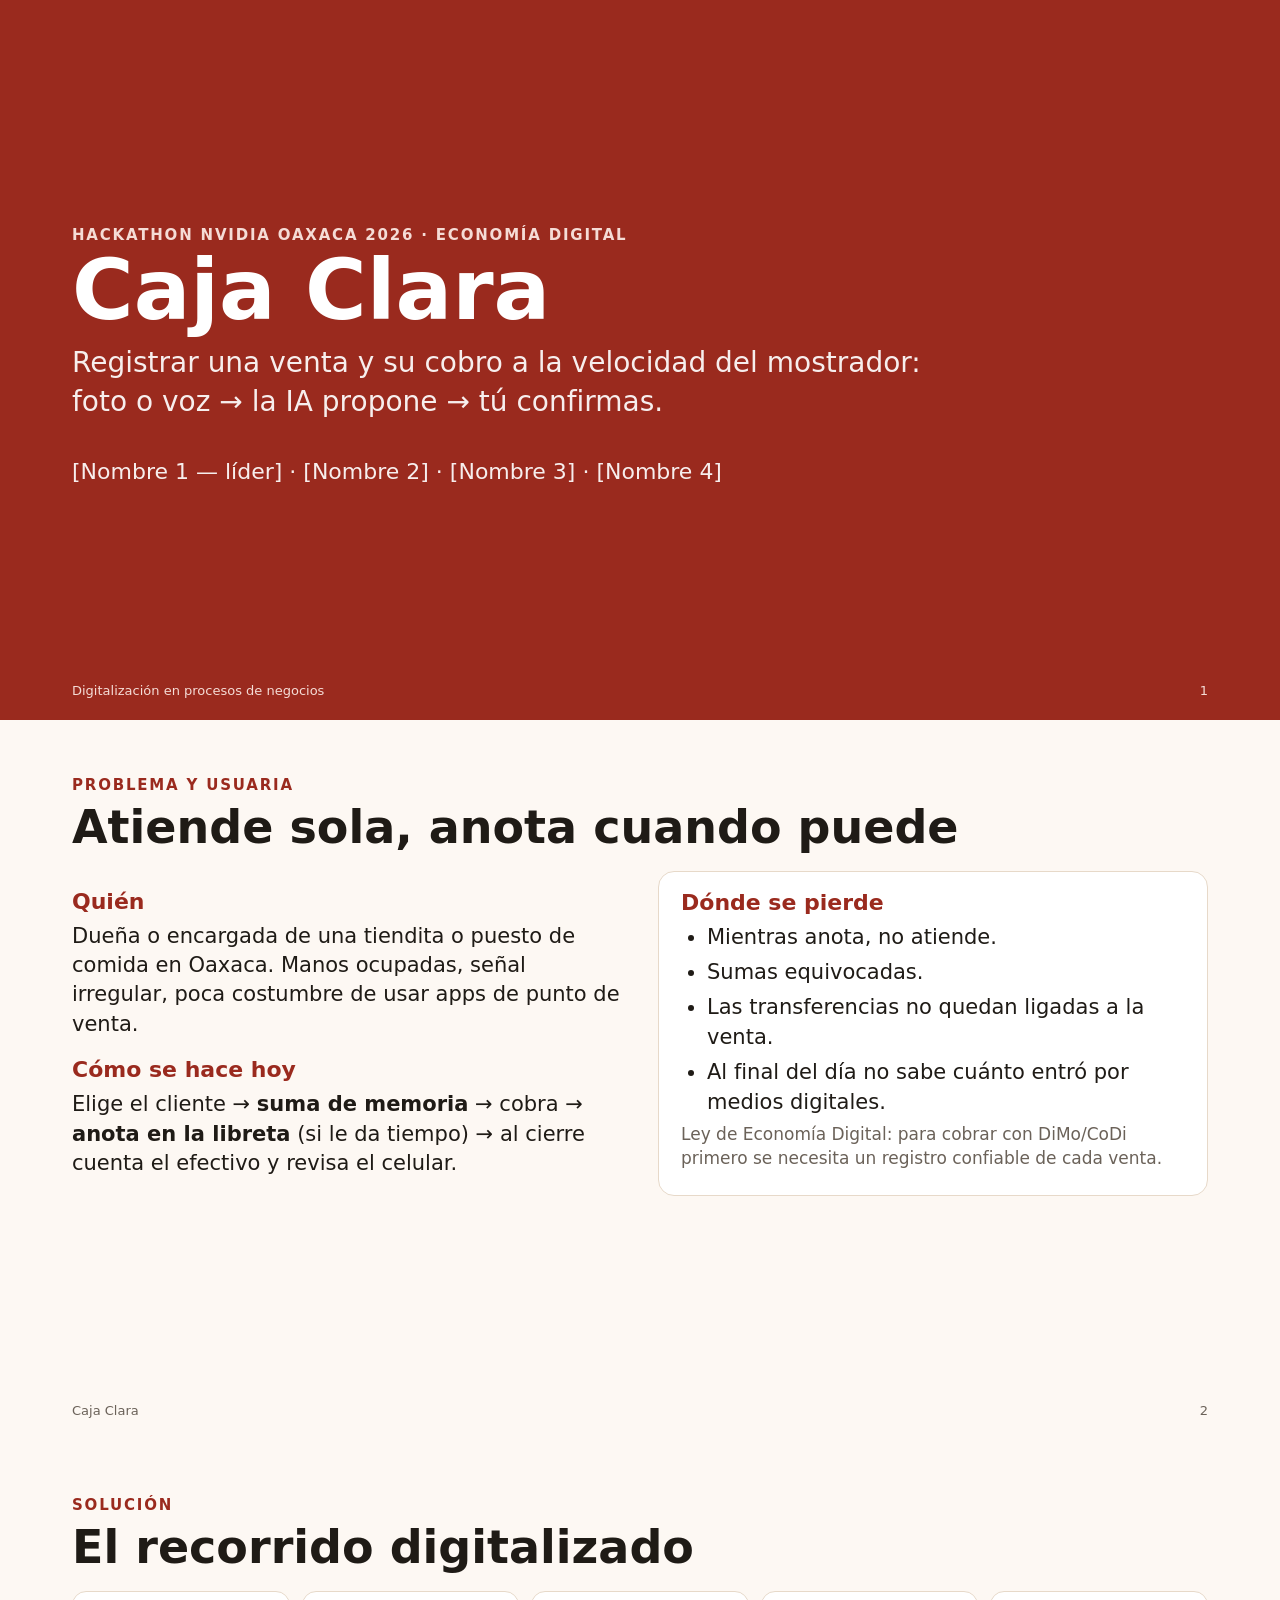
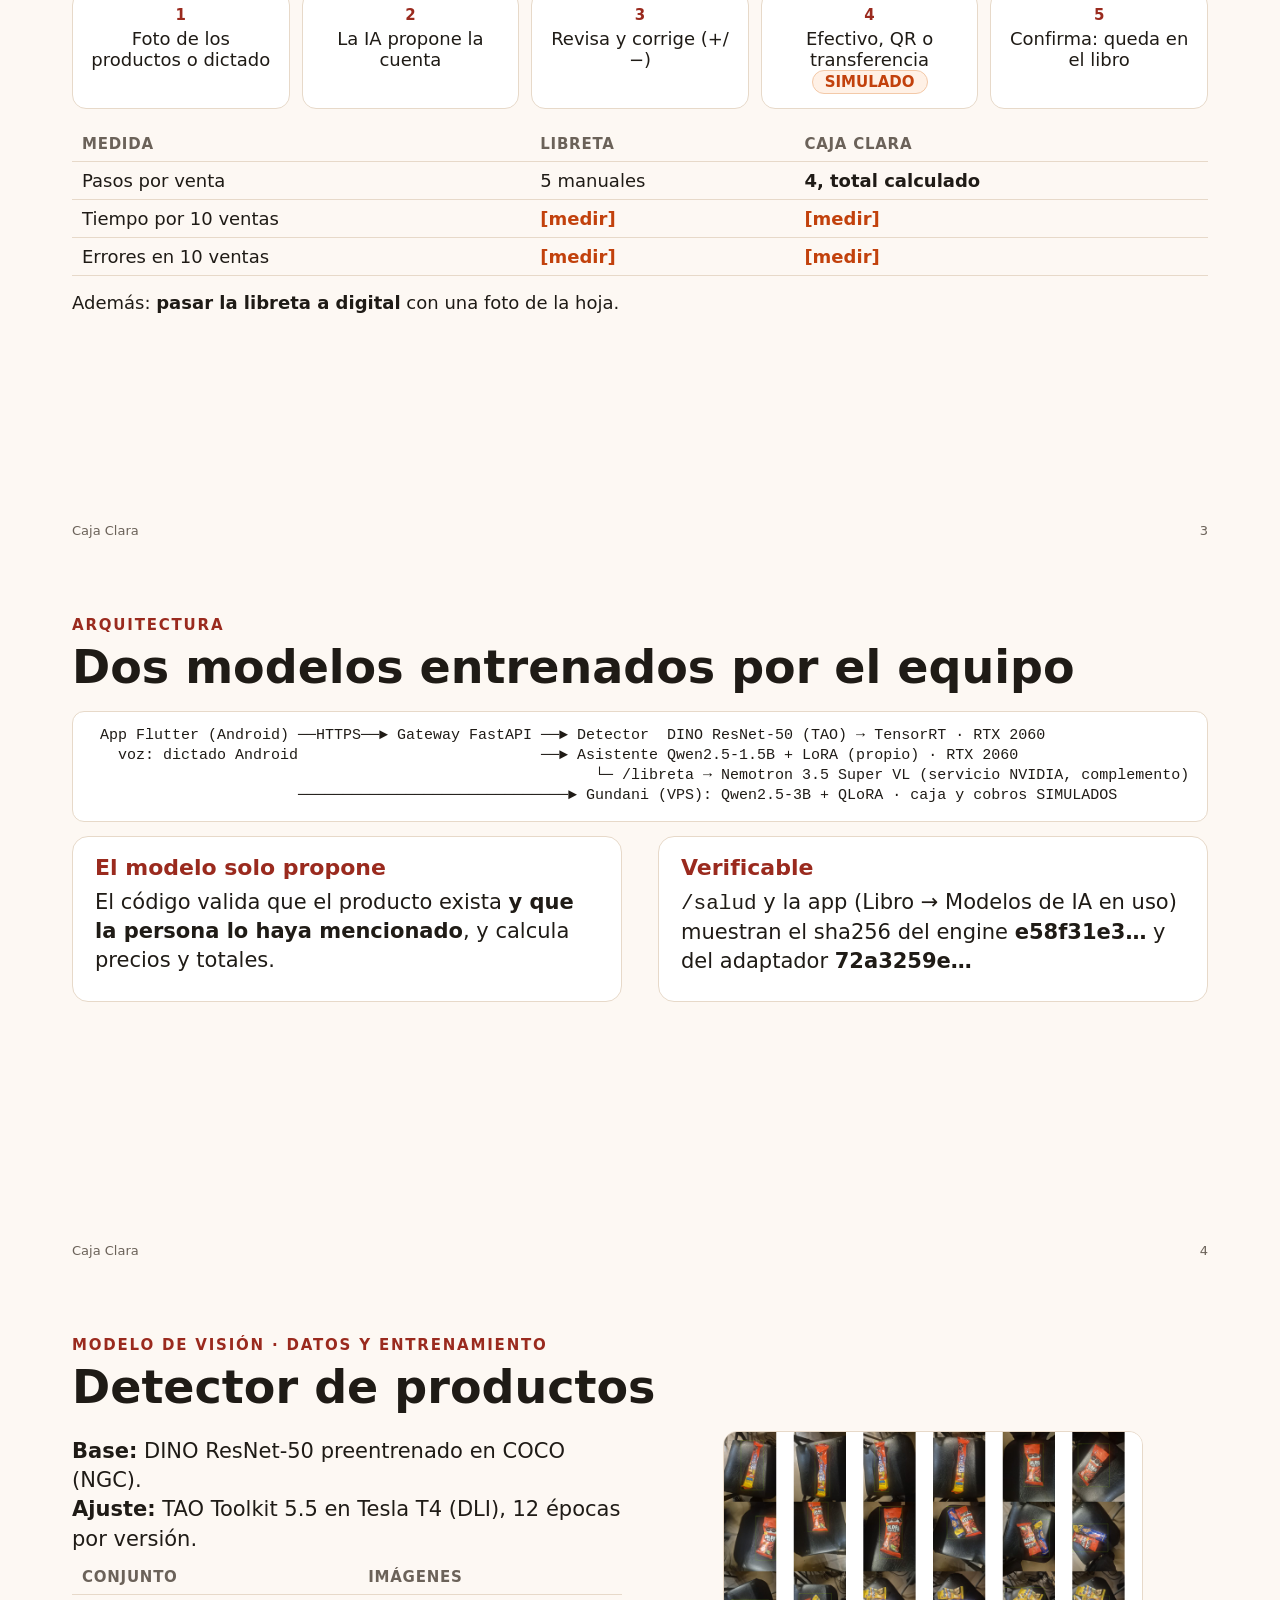
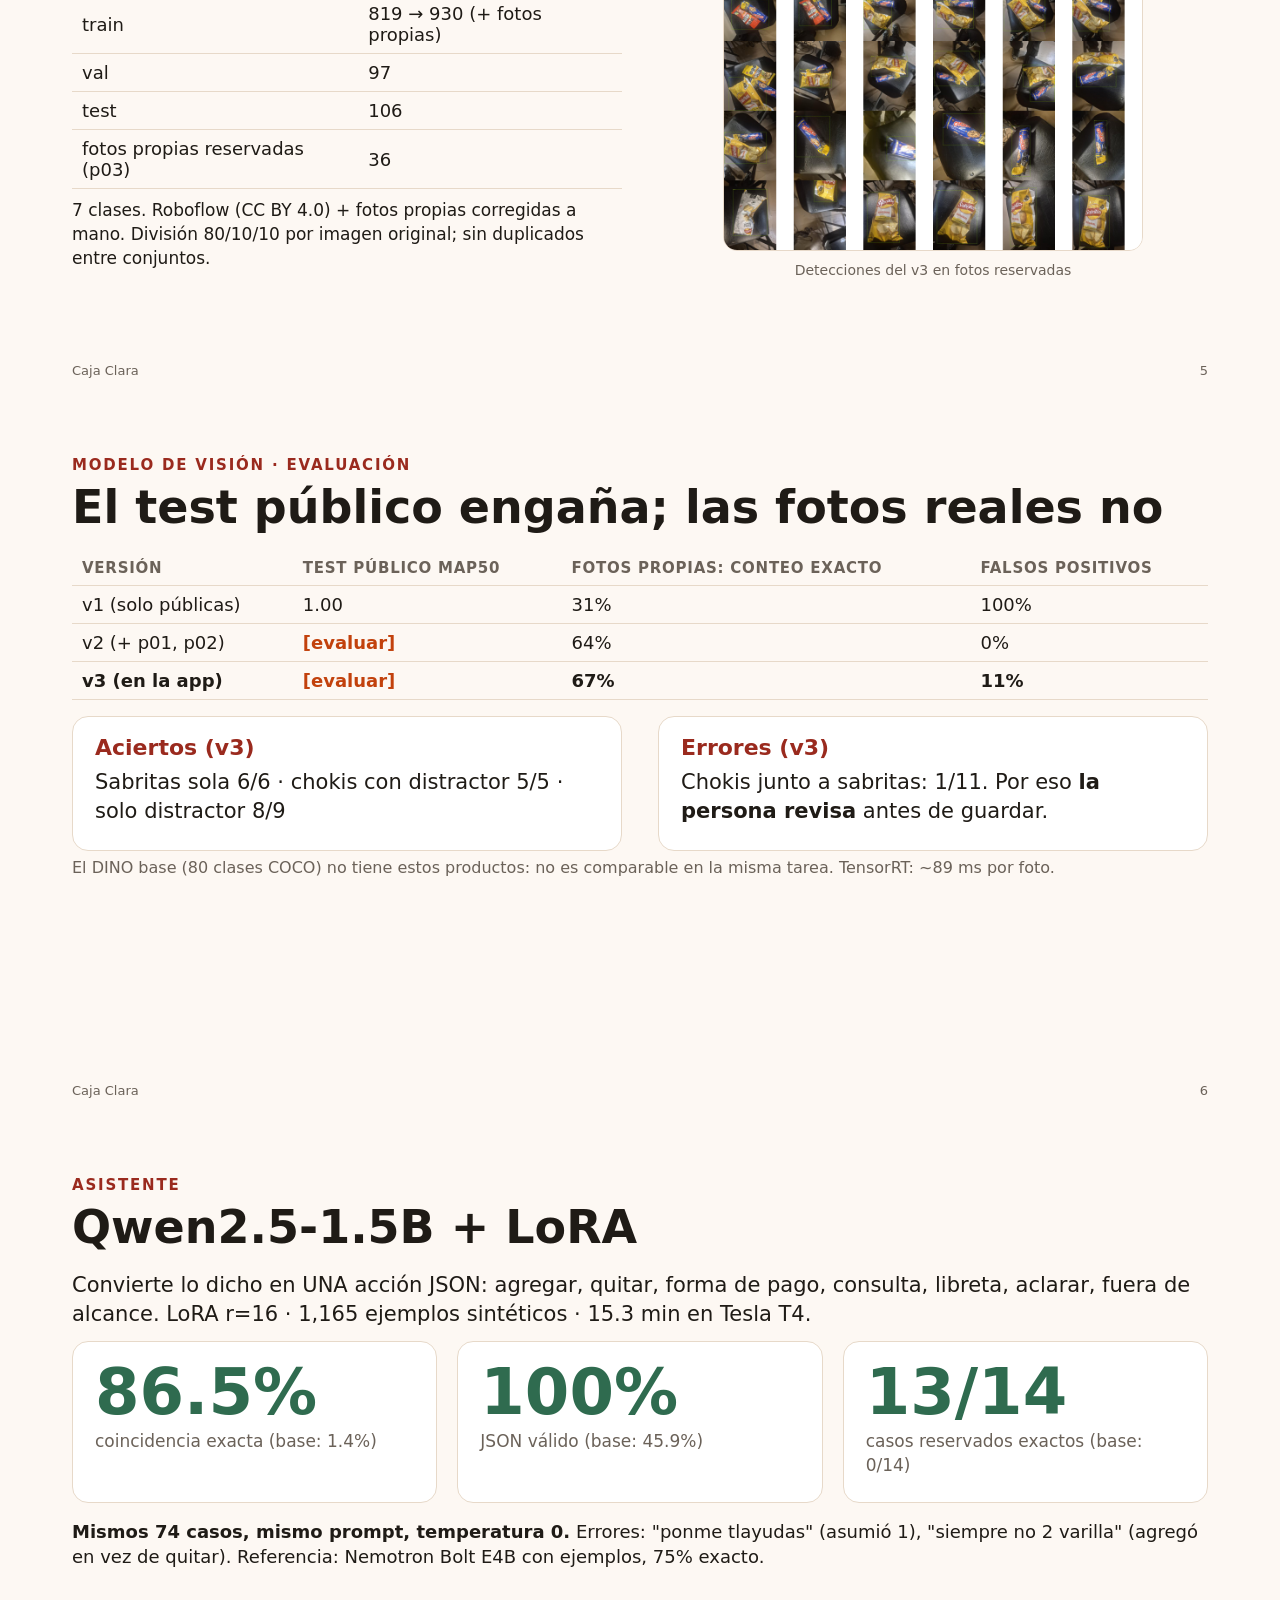
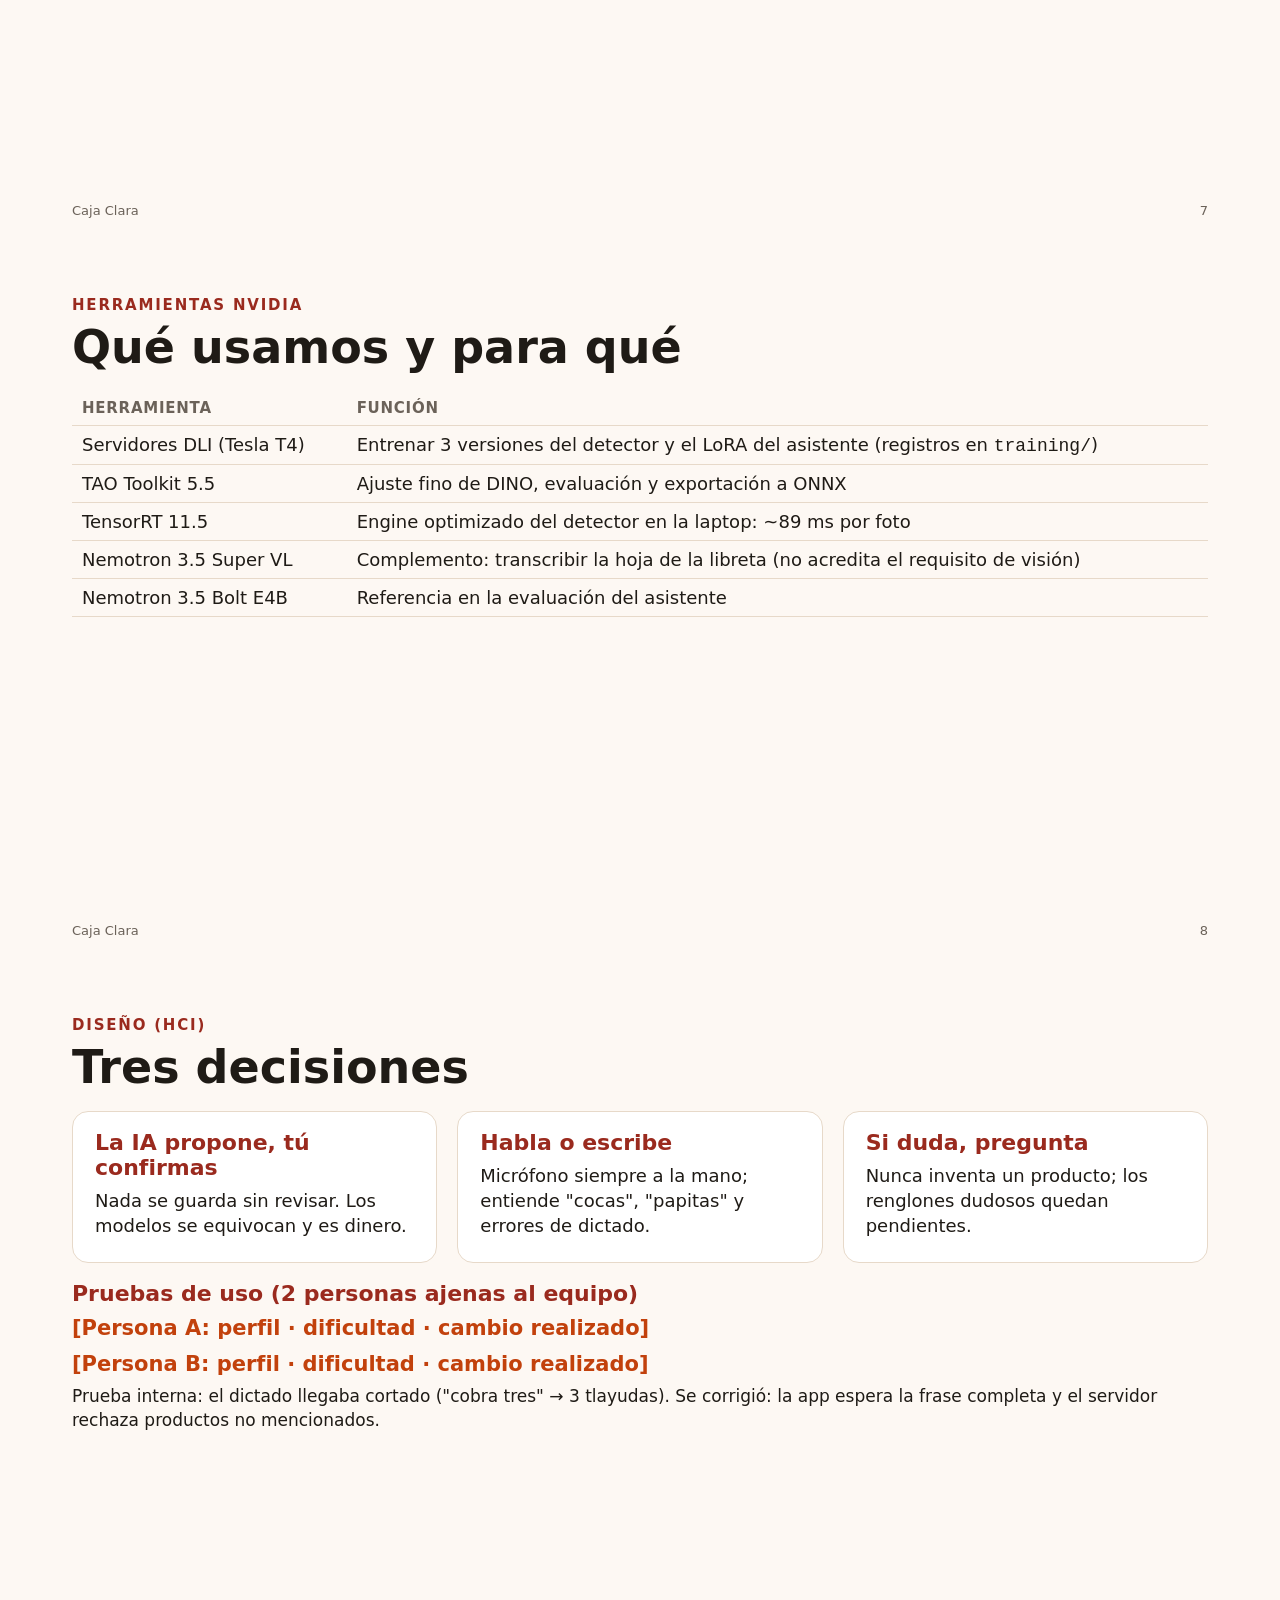
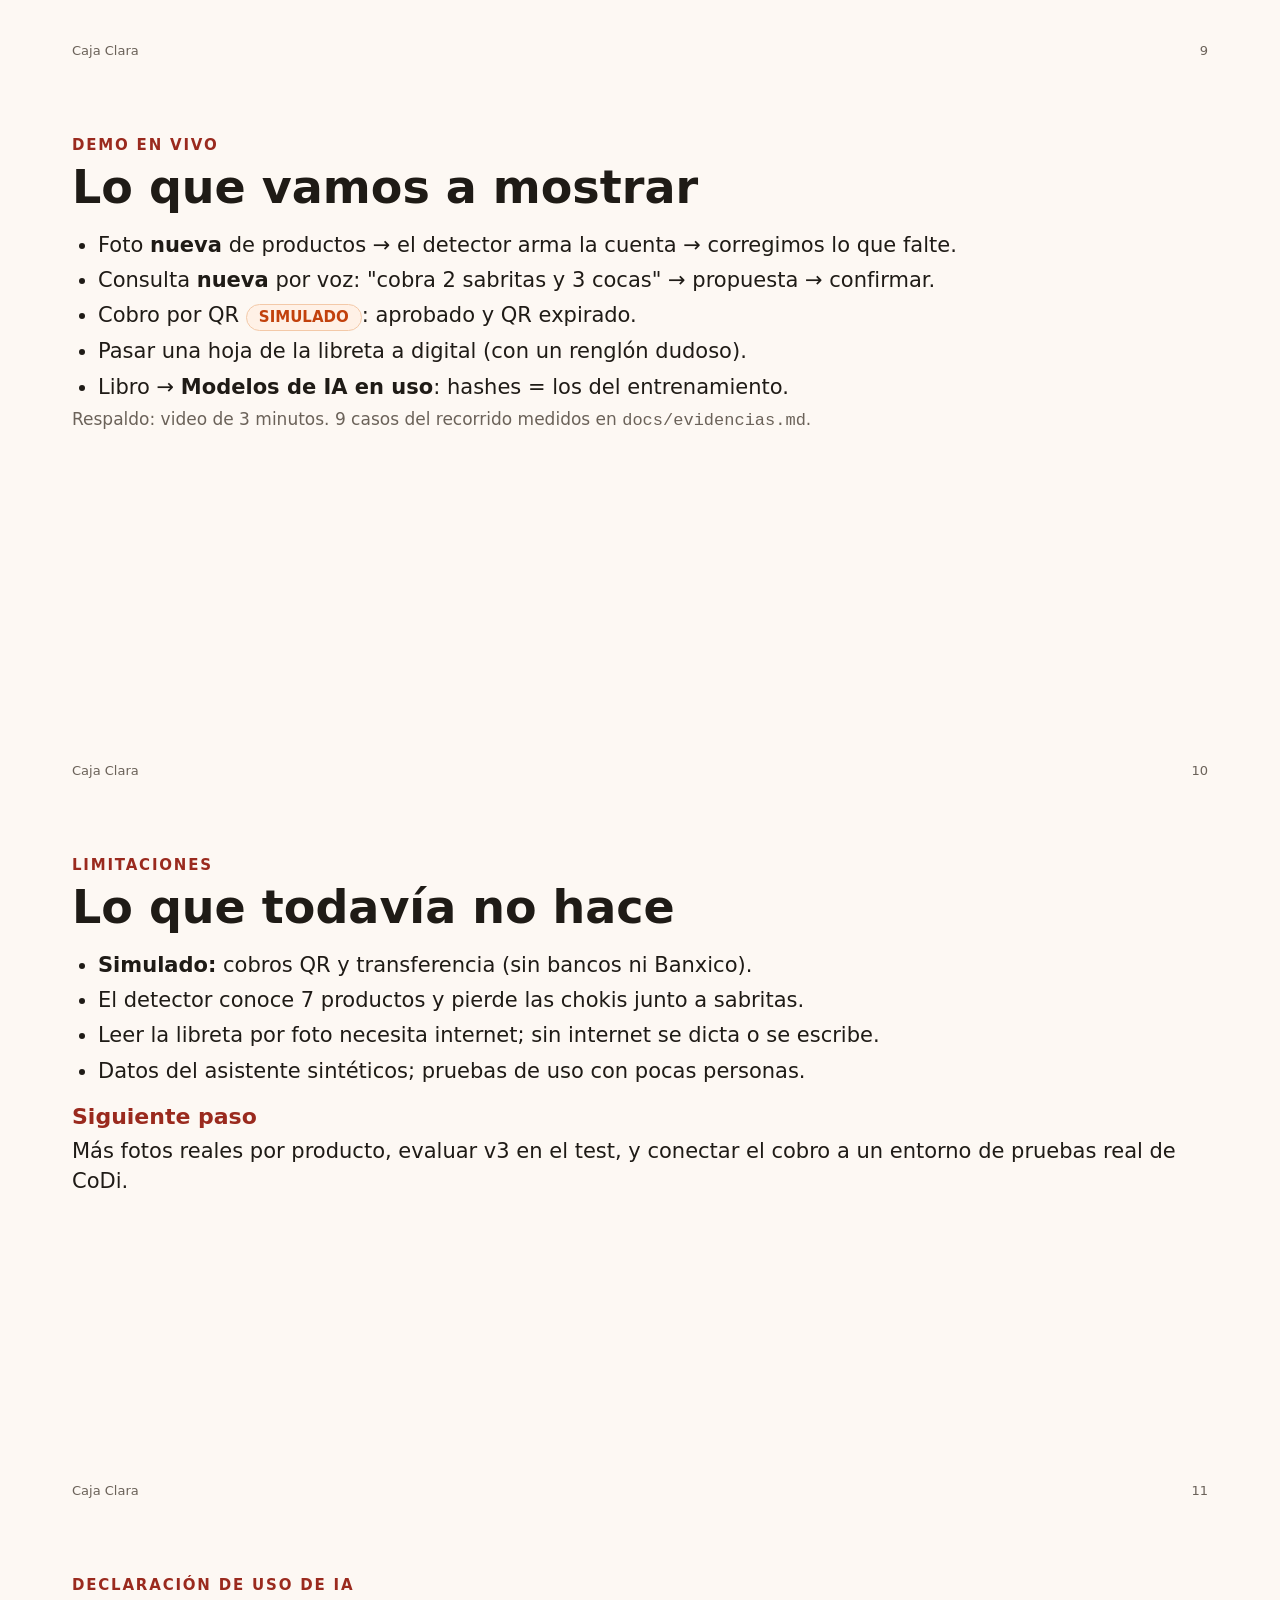
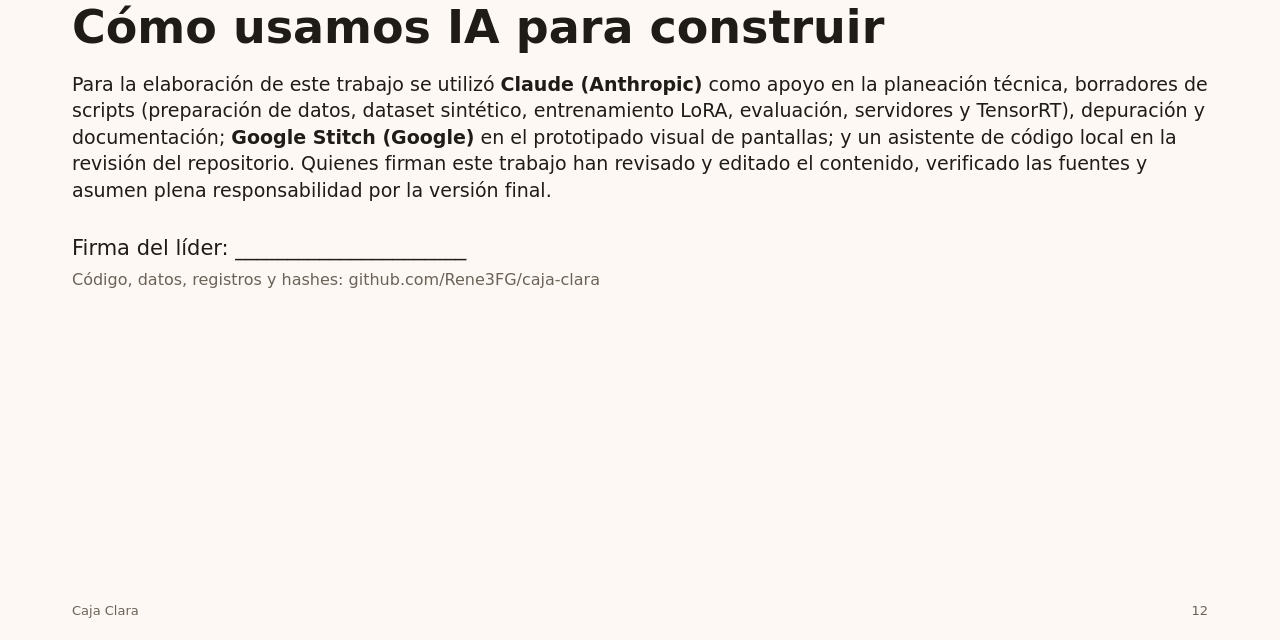
<file: docs/presentacion/presentacion.html>
<!doctype html>
<html lang="es">
<head>
<meta charset="utf-8">
<title>Caja Clara — Presentación</title>
<style>
  @page { size: 1280px 720px; margin: 0; }
  :root { --grana:#9a2a1e; --maguey:#2f6b4f; --tinta:#1f1b16; --piedra:#6b6259; --papel:#fdf8f3; --borde:#e7d9c9; --ambar:#c2410c; }
  * { box-sizing: border-box; }
  body { margin:0; font-family:"DejaVu Sans", Arial, sans-serif; color:var(--tinta); }
  .s { width:1280px; height:720px; padding:56px 72px; background:var(--papel); page-break-after:always; position:relative; overflow:hidden; }
  .s:last-child { page-break-after:auto; }
  .tag { font-size:15px; letter-spacing:.12em; text-transform:uppercase; color:var(--grana); font-weight:700; }
  h1 { font-size:46px; margin:8px 0 18px; line-height:1.1; }
  h2 { font-size:22px; margin:18px 0 8px; color:var(--grana); }
  p, li { font-size:21px; line-height:1.4; margin:6px 0; }
  ul { padding-left:26px; margin:6px 0; }
  .pie { position:absolute; bottom:22px; left:72px; right:72px; font-size:13px; color:var(--piedra); display:flex; justify-content:space-between; }
  .cols { display:grid; grid-template-columns:1fr 1fr; gap:36px; }
  .card { background:#fff; border:1px solid var(--borde); border-radius:16px; padding:18px 22px; }
  table { border-collapse:collapse; width:100%; font-size:18px; }
  th, td { border-bottom:1px solid var(--borde); padding:8px 10px; text-align:left; }
  th { color:var(--piedra); font-weight:700; font-size:15px; text-transform:uppercase; letter-spacing:.05em; }
  td.n { font-weight:700; }
  .big { font-size:64px; font-weight:800; color:var(--maguey); line-height:1; }
  .kpi { display:grid; grid-template-columns:repeat(3,1fr); gap:20px; margin-top:12px; }
  .kpi .card p { font-size:17px; color:var(--piedra); }
  .flujo { display:flex; gap:12px; align-items:stretch; margin:18px 0; }
  .flujo div { flex:1; background:#fff; border:1px solid var(--borde); border-radius:14px; padding:14px; font-size:18px; text-align:center; }
  .flujo div b { display:block; color:var(--grana); font-size:15px; margin-bottom:4px; }
  .sim { display:inline-block; background:#fff1e6; color:var(--ambar); border:1px solid #f3c9a8; border-radius:999px; padding:2px 12px; font-size:15px; font-weight:700; }
  .pend { color:var(--ambar); font-weight:700; }
  .portada { background:var(--grana); color:#fff; display:flex; flex-direction:column; justify-content:center; }
  .portada h1 { font-size:84px; margin:0; }
  .portada p { font-size:28px; opacity:.92; }
  .portada .pie { color:#f5dcd6; }
  pre { font-size:15px; background:#fff; border:1px solid var(--borde); border-radius:12px; padding:14px 18px; line-height:1.35; margin:8px 0; }
  img.mos { width:420px; height:420px; object-fit:cover; border-radius:14px; border:1px solid var(--borde); }
</style>
</head>
<body>

<section class="s portada">
  <div class="tag" style="color:#f5dcd6">Hackathon NVIDIA Oaxaca 2026 · Economía Digital</div>
  <h1>Caja Clara</h1>
  <p>Registrar una venta y su cobro a la velocidad del mostrador:<br>foto o voz → la IA propone → tú confirmas.</p>
  <p style="font-size:22px;margin-top:30px">[Nombre 1 — líder] · [Nombre 2] · [Nombre 3] · [Nombre 4]</p>
  <div class="pie"><span>Digitalización en procesos de negocios</span><span>1</span></div>
</section>

<section class="s">
  <div class="tag">Problema y usuaria</div>
  <h1>Atiende sola, anota cuando puede</h1>
  <div class="cols">
    <div>
      <h2>Quién</h2>
      <p>Dueña o encargada de una tiendita o puesto de comida en Oaxaca. Manos ocupadas, señal irregular, poca costumbre de usar apps de punto de venta.</p>
      <h2>Cómo se hace hoy</h2>
      <p>Elige el cliente → <b>suma de memoria</b> → cobra → <b>anota en la libreta</b> (si le da tiempo) → al cierre cuenta el efectivo y revisa el celular.</p>
    </div>
    <div class="card">
      <h2 style="margin-top:0">Dónde se pierde</h2>
      <ul>
        <li>Mientras anota, no atiende.</li>
        <li>Sumas equivocadas.</li>
        <li>Las transferencias no quedan ligadas a la venta.</li>
        <li>Al final del día no sabe cuánto entró por medios digitales.</li>
      </ul>
      <p style="font-size:17px;color:var(--piedra)">Ley de Economía Digital: para cobrar con DiMo/CoDi primero se necesita un registro confiable de cada venta.</p>
    </div>
  </div>
  <div class="pie"><span>Caja Clara</span><span>2</span></div>
</section>

<section class="s">
  <div class="tag">Solución</div>
  <h1>El recorrido digitalizado</h1>
  <div class="flujo">
    <div><b>1</b>Foto de los productos o dictado</div>
    <div><b>2</b>La IA propone la cuenta</div>
    <div><b>3</b>Revisa y corrige (+/−)</div>
    <div><b>4</b>Efectivo, QR o transferencia <span class="sim">SIMULADO</span></div>
    <div><b>5</b>Confirma: queda en el libro</div>
  </div>
  <table>
    <tr><th>Medida</th><th>Libreta</th><th>Caja Clara</th></tr>
    <tr><td>Pasos por venta</td><td>5 manuales</td><td class="n">4, total calculado</td></tr>
    <tr><td>Tiempo por 10 ventas</td><td class="pend">[medir]</td><td class="pend">[medir]</td></tr>
    <tr><td>Errores en 10 ventas</td><td class="pend">[medir]</td><td class="pend">[medir]</td></tr>
  </table>
  <p style="font-size:18px;margin-top:14px">Además: <b>pasar la libreta a digital</b> con una foto de la hoja.</p>
  <div class="pie"><span>Caja Clara</span><span>3</span></div>
</section>

<section class="s">
  <div class="tag">Arquitectura</div>
  <h1>Dos modelos entrenados por el equipo</h1>
<pre>
 App Flutter (Android) ──HTTPS──► Gateway FastAPI ──► Detector  DINO ResNet-50 (TAO) → TensorRT · RTX 2060
   voz: dictado Android                           ──► Asistente Qwen2.5-1.5B + LoRA (propio) · RTX 2060
                                                        └─ /libreta → Nemotron 3.5 Super VL (servicio NVIDIA, complemento)
                       ──────────────────────────────► Gundani (VPS): Qwen2.5-3B + QLoRA · caja y cobros SIMULADOS
</pre>
  <div class="cols" style="margin-top:14px">
    <div class="card"><h2 style="margin-top:0">El modelo solo propone</h2><p>El código valida que el producto exista <b>y que la persona lo haya mencionado</b>, y calcula precios y totales.</p></div>
    <div class="card"><h2 style="margin-top:0">Verificable</h2><p><code>/salud</code> y la app (Libro → Modelos de IA en uso) muestran el sha256 del engine <b>e58f31e3…</b> y del adaptador <b>72a3259e…</b></p></div>
  </div>
  <div class="pie"><span>Caja Clara</span><span>4</span></div>
</section>

<section class="s">
  <div class="tag">Modelo de visión · datos y entrenamiento</div>
  <h1>Detector de productos</h1>
  <div class="cols">
    <div>
      <p><b>Base:</b> DINO ResNet-50 preentrenado en COCO (NGC).<br><b>Ajuste:</b> TAO Toolkit 5.5 en Tesla T4 (DLI), 12 épocas por versión.</p>
      <table>
        <tr><th>Conjunto</th><th>Imágenes</th></tr>
        <tr><td>train</td><td>819 → 930 (+ fotos propias)</td></tr>
        <tr><td>val</td><td>97</td></tr>
        <tr><td>test</td><td>106</td></tr>
        <tr><td>fotos propias reservadas (p03)</td><td>36</td></tr>
      </table>
      <p style="font-size:17px;margin-top:10px">7 clases. Roboflow (CC BY 4.0) + fotos propias corregidas a mano. División 80/10/10 por imagen original; sin duplicados entre conjuntos.</p>
    </div>
    <div style="text-align:center"><img class="mos" src="../../training/vision/evaluacion/v3_p03/mosaico.jpg" alt="Mosaico de detecciones v3"><p style="font-size:14px;color:var(--piedra)">Detecciones del v3 en fotos reservadas</p></div>
  </div>
  <div class="pie"><span>Caja Clara</span><span>5</span></div>
</section>

<section class="s">
  <div class="tag">Modelo de visión · evaluación</div>
  <h1>El test público engaña; las fotos reales no</h1>
  <table>
    <tr><th>Versión</th><th>Test público mAP50</th><th>Fotos propias: conteo exacto</th><th>Falsos positivos</th></tr>
    <tr><td>v1 (solo públicas)</td><td>1.00</td><td>31%</td><td>100%</td></tr>
    <tr><td>v2 (+ p01, p02)</td><td class="pend">[evaluar]</td><td>64%</td><td>0%</td></tr>
    <tr><td><b>v3 (en la app)</b></td><td class="pend">[evaluar]</td><td class="n">67%</td><td class="n">11%</td></tr>
  </table>
  <div class="cols" style="margin-top:16px">
    <div class="card"><h2 style="margin-top:0">Aciertos (v3)</h2><p>Sabritas sola 6/6 · chokis con distractor 5/5 · solo distractor 8/9</p></div>
    <div class="card"><h2 style="margin-top:0">Errores (v3)</h2><p>Chokis junto a sabritas: 1/11. Por eso <b>la persona revisa</b> antes de guardar.</p></div>
  </div>
  <p style="font-size:16px;color:var(--piedra)">El DINO base (80 clases COCO) no tiene estos productos: no es comparable en la misma tarea. TensorRT: ~89 ms por foto.</p>
  <div class="pie"><span>Caja Clara</span><span>6</span></div>
</section>

<section class="s">
  <div class="tag">Asistente</div>
  <h1>Qwen2.5-1.5B + LoRA</h1>
  <p>Convierte lo dicho en UNA acción JSON: agregar, quitar, forma de pago, consulta, libreta, aclarar, fuera de alcance. LoRA r=16 · 1,165 ejemplos sintéticos · 15.3 min en Tesla T4.</p>
  <div class="kpi">
    <div class="card"><div class="big">86.5%</div><p>coincidencia exacta (base: 1.4%)</p></div>
    <div class="card"><div class="big">100%</div><p>JSON válido (base: 45.9%)</p></div>
    <div class="card"><div class="big">13/14</div><p>casos reservados exactos (base: 0/14)</p></div>
  </div>
  <p style="font-size:18px;margin-top:16px"><b>Mismos 74 casos, mismo prompt, temperatura 0.</b> Errores: "ponme tlayudas" (asumió 1), "siempre no 2 varilla" (agregó en vez de quitar). Referencia: Nemotron Bolt E4B con ejemplos, 75% exacto.</p>
  <div class="pie"><span>Caja Clara</span><span>7</span></div>
</section>

<section class="s">
  <div class="tag">Herramientas NVIDIA</div>
  <h1>Qué usamos y para qué</h1>
  <table>
    <tr><th>Herramienta</th><th>Función</th></tr>
    <tr><td>Servidores DLI (Tesla T4)</td><td>Entrenar 3 versiones del detector y el LoRA del asistente (registros en <code>training/</code>)</td></tr>
    <tr><td>TAO Toolkit 5.5</td><td>Ajuste fino de DINO, evaluación y exportación a ONNX</td></tr>
    <tr><td>TensorRT 11.5</td><td>Engine optimizado del detector en la laptop: ~89 ms por foto</td></tr>
    <tr><td>Nemotron 3.5 Super VL</td><td>Complemento: transcribir la hoja de la libreta (no acredita el requisito de visión)</td></tr>
    <tr><td>Nemotron 3.5 Bolt E4B</td><td>Referencia en la evaluación del asistente</td></tr>
  </table>
  <div class="pie"><span>Caja Clara</span><span>8</span></div>
</section>

<section class="s">
  <div class="tag">Diseño (HCI)</div>
  <h1>Tres decisiones</h1>
  <div class="cols" style="grid-template-columns:1fr 1fr 1fr;gap:20px">
    <div class="card"><h2 style="margin-top:0">La IA propone, tú confirmas</h2><p style="font-size:18px">Nada se guarda sin revisar. Los modelos se equivocan y es dinero.</p></div>
    <div class="card"><h2 style="margin-top:0">Habla o escribe</h2><p style="font-size:18px">Micrófono siempre a la mano; entiende "cocas", "papitas" y errores de dictado.</p></div>
    <div class="card"><h2 style="margin-top:0">Si duda, pregunta</h2><p style="font-size:18px">Nunca inventa un producto; los renglones dudosos quedan pendientes.</p></div>
  </div>
  <h2>Pruebas de uso (2 personas ajenas al equipo)</h2>
  <p class="pend">[Persona A: perfil · dificultad · cambio realizado]</p>
  <p class="pend">[Persona B: perfil · dificultad · cambio realizado]</p>
  <p style="font-size:17px">Prueba interna: el dictado llegaba cortado ("cobra tres" → 3 tlayudas). Se corrigió: la app espera la frase completa y el servidor rechaza productos no mencionados.</p>
  <div class="pie"><span>Caja Clara</span><span>9</span></div>
</section>

<section class="s">
  <div class="tag">Demo en vivo</div>
  <h1>Lo que vamos a mostrar</h1>
  <ul>
    <li>Foto <b>nueva</b> de productos → el detector arma la cuenta → corregimos lo que falte.</li>
    <li>Consulta <b>nueva</b> por voz: "cobra 2 sabritas y 3 cocas" → propuesta → confirmar.</li>
    <li>Cobro por QR <span class="sim">SIMULADO</span>: aprobado y QR expirado.</li>
    <li>Pasar una hoja de la libreta a digital (con un renglón dudoso).</li>
    <li>Libro → <b>Modelos de IA en uso</b>: hashes = los del entrenamiento.</li>
  </ul>
  <p style="font-size:17px;color:var(--piedra)">Respaldo: video de 3 minutos. 9 casos del recorrido medidos en <code>docs/evidencias.md</code>.</p>
  <div class="pie"><span>Caja Clara</span><span>10</span></div>
</section>

<section class="s">
  <div class="tag">Limitaciones</div>
  <h1>Lo que todavía no hace</h1>
  <ul>
    <li><b>Simulado:</b> cobros QR y transferencia (sin bancos ni Banxico).</li>
    <li>El detector conoce 7 productos y pierde las chokis junto a sabritas.</li>
    <li>Leer la libreta por foto necesita internet; sin internet se dicta o se escribe.</li>
    <li>Datos del asistente sintéticos; pruebas de uso con pocas personas.</li>
  </ul>
  <h2>Siguiente paso</h2>
  <p>Más fotos reales por producto, evaluar v3 en el test, y conectar el cobro a un entorno de pruebas real de CoDi.</p>
  <div class="pie"><span>Caja Clara</span><span>11</span></div>
</section>

<section class="s">
  <div class="tag">Declaración de uso de IA</div>
  <h1>Cómo usamos IA para construir</h1>
  <p style="font-size:19px">Para la elaboración de este trabajo se utilizó <b>Claude (Anthropic)</b> como apoyo en la planeación técnica, borradores de scripts (preparación de datos, dataset sintético, entrenamiento LoRA, evaluación, servidores y TensorRT), depuración y documentación; <b>Google Stitch (Google)</b> en el prototipado visual de pantallas; y un asistente de código local en la revisión del repositorio. Quienes firman este trabajo han revisado y editado el contenido, verificado las fuentes y asumen plena responsabilidad por la versión final.</p>
  <p style="margin-top:30px">Firma del líder: ______________________</p>
  <p style="font-size:16px;color:var(--piedra)">Código, datos, registros y hashes: github.com/Rene3FG/caja-clara</p>
  <div class="pie"><span>Caja Clara</span><span>12</span></div>
</section>

</body>
</html>
</file>
